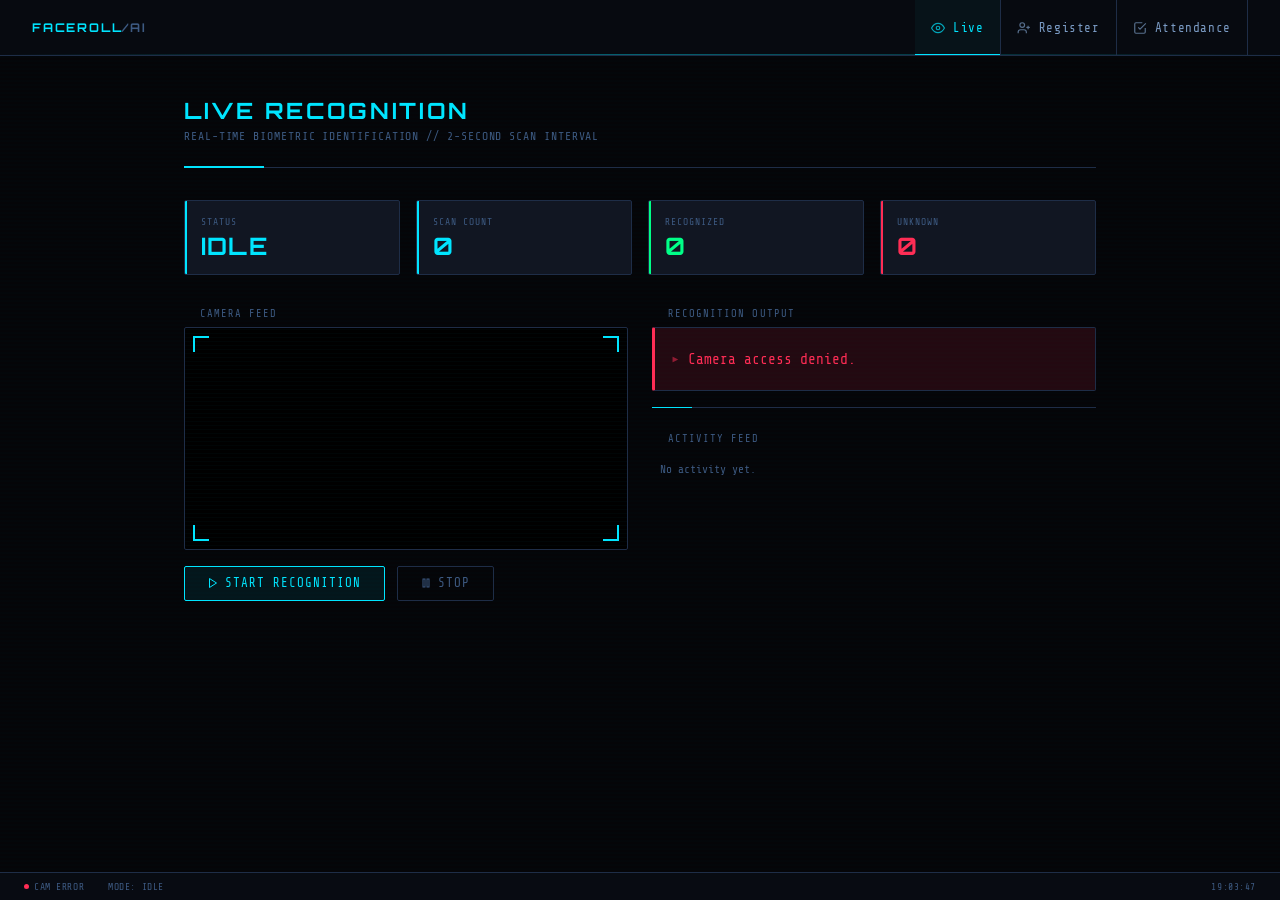
<file: static/index.html>
<!DOCTYPE html>
<html lang="en">
<head>
  <meta charset="UTF-8">
  <meta name="viewport" content="width=device-width, initial-scale=1.0">
  <title>FaceRoll AI — Live Recognition</title>
  <link rel="stylesheet" href="/static/style.css">
</head>
<body>
  <nav>
    <a href="/" class="nav-logo">FACEROLL<span>/AI</span></a>
    <a href="/live" class="active">
      <svg class="nav-icon" viewBox="0 0 24 24" fill="none" stroke="currentColor" stroke-width="2"><circle cx="12" cy="12" r="3"/><path d="M1 12s4-8 11-8 11 8 11 8-4 8-11 8-11-8-11-8z"/></svg>
      Live
    </a>
    <a href="/register">
      <svg class="nav-icon" viewBox="0 0 24 24" fill="none" stroke="currentColor" stroke-width="2"><path d="M16 21v-2a4 4 0 0 0-4-4H6a4 4 0 0 0-4 4v2"/><circle cx="9" cy="7" r="4"/><line x1="19" y1="8" x2="19" y2="14"/><line x1="22" y1="11" x2="16" y2="11"/></svg>
      Register
    </a>
    <a href="/attendance">
      <svg class="nav-icon" viewBox="0 0 24 24" fill="none" stroke="currentColor" stroke-width="2"><path d="M9 11l3 3L22 4"/><path d="M21 12v7a2 2 0 0 1-2 2H5a2 2 0 0 1-2-2V5a2 2 0 0 1 2-2h11"/></svg>
      Attendance
    </a>
  </nav>

  <div class="container" style="padding-bottom: 3.5rem;">
    <div class="page-header">
      <h1>Live Recognition</h1>
      <p>Real-time biometric identification // 2-second scan interval</p>
    </div>

    <div class="stat-row">
      <div class="stat-card" id="statCard">
        <div class="stat-label">Status</div>
        <div class="stat-value" id="statStatus">IDLE</div>
      </div>
      <div class="stat-card">
        <div class="stat-label">Scan Count</div>
        <div class="stat-value" id="statCount">0</div>
      </div>
      <div class="stat-card green">
        <div class="stat-label">Recognized</div>
        <div class="stat-value" id="statRecognized">0</div>
      </div>
      <div class="stat-card red">
        <div class="stat-label">Unknown</div>
        <div class="stat-value" id="statUnknown">0</div>
      </div>
    </div>

    <div class="grid-2">
      <div>
        <div class="panel-label">Camera Feed</div>
        <div class="video-wrap" style="margin-top: 0.4rem;">
          <div class="video-corner tl"></div>
          <div class="video-corner tr"></div>
          <div class="video-corner bl"></div>
          <div class="video-corner br"></div>
          <div class="scan-overlay" id="scanOverlay"></div>
          <video id="video" autoplay playsinline muted></video>
        </div>

        <div class="btn-group">
          <button id="startBtn" class="btn-primary">
            <svg width="12" height="12" viewBox="0 0 24 24" fill="none" stroke="currentColor" stroke-width="2"><polygon points="5 3 19 12 5 21 5 3"/></svg>
            Start Recognition
          </button>
          <button id="stopBtn" class="btn-danger" disabled>
            <svg width="12" height="12" viewBox="0 0 24 24" fill="none" stroke="currentColor" stroke-width="2"><rect x="6" y="4" width="4" height="16"/><rect x="14" y="4" width="4" height="16"/></svg>
            Stop
          </button>
        </div>
      </div>

      <div>
        <div class="panel-label">Recognition Output</div>
        <div class="status-box" id="status" style="margin-top: 0.4rem; min-height: 4rem; font-size: 0.9rem;">
          Awaiting camera initialization...
        </div>

        <div class="divider" style="margin: 1rem 0;"></div>

        <div class="panel-label" style="margin-bottom: 0.6rem;">Activity Feed</div>
        <div id="logFeed" style="display: flex; flex-direction: column; gap: 0.4rem; max-height: 280px; overflow-y: auto;">
          <div style="font-family: var(--font-mono); font-size: 0.7rem; color: var(--text3); padding: 0.5rem;">
            No activity yet.
          </div>
        </div>
      </div>
    </div>
  </div>

  <div class="sys-bar">
    <div class="sys-item"><div class="sys-dot" id="camDot" style="background: var(--amber);"></div>CAM INIT</div>
    <div class="sys-item" id="sysMode">MODE: IDLE</div>
    <div class="sys-item sys-time" id="sysTime">--:--:--</div>
  </div>

  <script>
    const video = document.getElementById('video');
    const statusBox = document.getElementById('status');
    const startBtn = document.getElementById('startBtn');
    const stopBtn = document.getElementById('stopBtn');
    const logFeed = document.getElementById('logFeed');

    let intervalId = null;
    let scanCount = 0, recCount = 0, unkCount = 0;
    const canvas = document.createElement('canvas');

    function tick() {
      document.getElementById('sysTime').textContent = new Date().toLocaleTimeString('en-GB', { hour12: false });
    }
    tick();
    setInterval(tick, 1000);

    function addLog(msg, type) {
      const ts = new Date().toLocaleTimeString('en-GB', { hour12: false });
      const colors = { recognized: 'var(--green)', unknown: 'var(--red)', info: 'var(--cyan2)', warn: 'var(--amber)' };
      const div = document.createElement('div');
      div.style.cssText = `font-family: var(--font-mono); font-size: 0.7rem; color: ${colors[type] || 'var(--text2)'}; padding: 0.35rem 0.5rem; border-left: 2px solid ${colors[type] || 'var(--border)'}; background: rgba(0,0,0,0.2);`;
      div.textContent = `[${ts}] ${msg}`;
      if (logFeed.children[0]?.textContent === 'No activity yet.') logFeed.innerHTML = '';
      logFeed.insertBefore(div, logFeed.firstChild);
      if (logFeed.children.length > 20) logFeed.removeChild(logFeed.lastChild);
    }

    navigator.mediaDevices.getUserMedia({ video: true })
      .then(stream => {
        video.srcObject = stream;
        statusBox.textContent = 'Camera ready. Press Start Recognition.';
        document.getElementById('camDot').style.background = 'var(--green)';
        document.getElementById('camDot').style.animation = 'none';
        document.getElementById('camDot').nextSibling.textContent = 'CAM ONLINE';
        addLog('Camera stream initialized', 'info');
      })
      .catch(() => {
        statusBox.textContent = 'Camera access denied.';
        statusBox.className = 'status-box status-unknown';
        document.getElementById('camDot').style.background = 'var(--red)';
        document.getElementById('camDot').nextSibling.textContent = 'CAM ERROR';
      });

    function captureFrame() {
      canvas.width = video.videoWidth;
      canvas.height = video.videoHeight;
      canvas.getContext('2d').drawImage(video, 0, 0);
      return canvas.toDataURL('image/jpeg', 0.8);
    }

    async function sendFrame() {
      scanCount++;
      document.getElementById('statCount').textContent = scanCount;
      const image = captureFrame();
      try {
        const res = await fetch('/api/recognize', {
          method: 'POST',
          headers: { 'Content-Type': 'application/json' },
          body: JSON.stringify({ image })
        });
        const data = await res.json();
        statusBox.textContent = data.message;
        statusBox.className = `status-box status-${data.status}`;

        if (data.status === 'recognized') {
          recCount++;
          document.getElementById('statRecognized').textContent = recCount;
          addLog(data.message, 'recognized');
        } else if (data.status === 'unknown') {
          unkCount++;
          document.getElementById('statUnknown').textContent = unkCount;
          addLog(data.message, 'unknown');
        }
      } catch (e) {
        statusBox.textContent = 'Server error — retrying...';
        addLog('Server error', 'warn');
      }
    }

    startBtn.onclick = () => {
      intervalId = setInterval(sendFrame, 2000);
      startBtn.disabled = true;
      stopBtn.disabled = false;
      statusBox.textContent = 'Scanning...';
      statusBox.className = 'status-box';
      document.getElementById('sysMode').textContent = 'MODE: ACTIVE';
      addLog('Recognition started', 'info');
    };

    stopBtn.onclick = () => {
      clearInterval(intervalId);
      startBtn.disabled = false;
      stopBtn.disabled = true;
      statusBox.textContent = 'Recognition stopped.';
      statusBox.className = 'status-box';
      document.getElementById('sysMode').textContent = 'MODE: IDLE';
      addLog('Recognition stopped', 'warn');
    };
  </script>
</body>
</html>
</file>
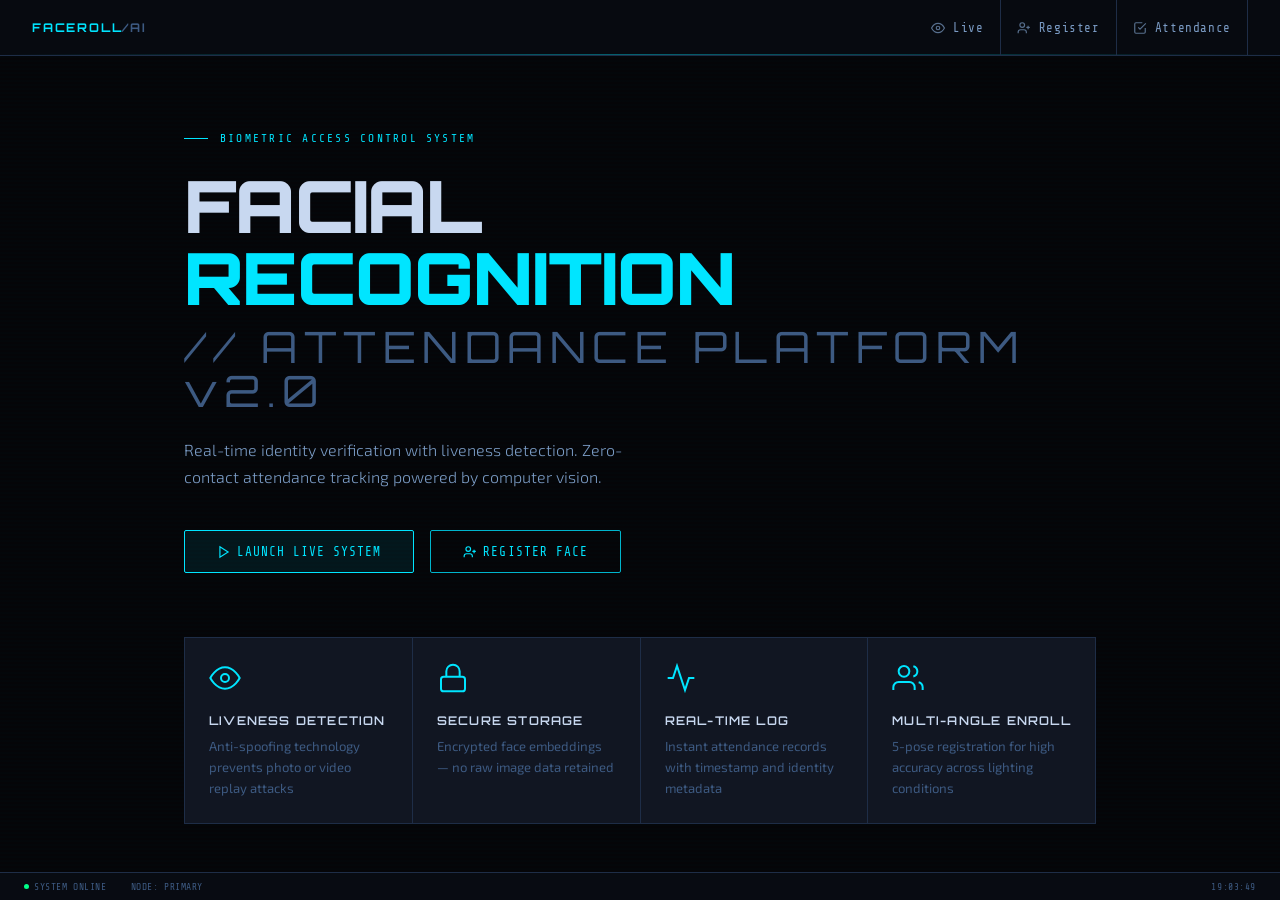
<file: static/landing.html>
<!DOCTYPE html>
<html lang="en">
<head>
  <meta charset="UTF-8">
  <meta name="viewport" content="width=device-width, initial-scale=1.0">
  <title>FaceRoll AI — Biometric Attendance System</title>
  <link rel="stylesheet" href="/static/style.css">
</head>
<body>
  <nav>
    <a href="/" class="nav-logo">FACEROLL<span>/AI</span></a>
    <a href="/live">
      <svg class="nav-icon" viewBox="0 0 24 24" fill="none" stroke="currentColor" stroke-width="2"><circle cx="12" cy="12" r="3"/><path d="M1 12s4-8 11-8 11 8 11 8-4 8-11 8-11-8-11-8z"/></svg>
      Live
    </a>
    <a href="/register">
      <svg class="nav-icon" viewBox="0 0 24 24" fill="none" stroke="currentColor" stroke-width="2"><path d="M16 21v-2a4 4 0 0 0-4-4H6a4 4 0 0 0-4 4v2"/><circle cx="9" cy="7" r="4"/><line x1="19" y1="8" x2="19" y2="14"/><line x1="22" y1="11" x2="16" y2="11"/></svg>
      Register
    </a>
    <a href="/attendance">
      <svg class="nav-icon" viewBox="0 0 24 24" fill="none" stroke="currentColor" stroke-width="2"><path d="M9 11l3 3L22 4"/><path d="M21 12v7a2 2 0 0 1-2 2H5a2 2 0 0 1-2-2V5a2 2 0 0 1 2-2h11"/></svg>
      Attendance
    </a>
  </nav>

  <div class="hero">
    <div class="hero-eyebrow">Biometric Access Control System</div>
    <h1 class="hero-title">
      <span class="line1">FACIAL</span>
      <span class="line2">RECOGNITION</span>
      <span class="line3">// ATTENDANCE PLATFORM v2.0</span>
    </h1>
    <p class="hero-desc">
      Real-time identity verification with liveness detection. 
      Zero-contact attendance tracking powered by computer vision.
    </p>
    <div class="hero-cta">
      <a href="/live"><button class="btn-primary btn-cta">
        <svg width="14" height="14" viewBox="0 0 24 24" fill="none" stroke="currentColor" stroke-width="2"><polygon points="5 3 19 12 5 21 5 3"/></svg>
        Launch Live System
      </button></a>
      <a href="/register"><button class="btn-cta">
        <svg width="14" height="14" viewBox="0 0 24 24" fill="none" stroke="currentColor" stroke-width="2"><path d="M16 21v-2a4 4 0 0 0-4-4H6a4 4 0 0 0-4 4v2"/><circle cx="9" cy="7" r="4"/><line x1="19" y1="8" x2="19" y2="14"/><line x1="22" y1="11" x2="16" y2="11"/></svg>
        Register Face
      </button></a>
    </div>

    <div class="features-grid">
      <div class="feature-card">
        <svg class="feature-icon" viewBox="0 0 24 24" fill="none" stroke="currentColor" stroke-width="1.5">
          <path d="M1 12s4-8 11-8 11 8 11 8-4 8-11 8-11-8-11-8z"/>
          <circle cx="12" cy="12" r="3"/>
        </svg>
        <div class="feature-title">Liveness Detection</div>
        <div class="feature-desc">Anti-spoofing technology prevents photo or video replay attacks</div>
      </div>
      <div class="feature-card">
        <svg class="feature-icon" viewBox="0 0 24 24" fill="none" stroke="currentColor" stroke-width="1.5">
          <rect x="3" y="11" width="18" height="11" rx="2" ry="2"/>
          <path d="M7 11V7a5 5 0 0 1 10 0v4"/>
        </svg>
        <div class="feature-title">Secure Storage</div>
        <div class="feature-desc">Encrypted face embeddings — no raw image data retained</div>
      </div>
      <div class="feature-card">
        <svg class="feature-icon" viewBox="0 0 24 24" fill="none" stroke="currentColor" stroke-width="1.5">
          <polyline points="22 12 18 12 15 21 9 3 6 12 2 12"/>
        </svg>
        <div class="feature-title">Real-time Log</div>
        <div class="feature-desc">Instant attendance records with timestamp and identity metadata</div>
      </div>
      <div class="feature-card">
        <svg class="feature-icon" viewBox="0 0 24 24" fill="none" stroke="currentColor" stroke-width="1.5">
          <path d="M17 21v-2a4 4 0 0 0-4-4H5a4 4 0 0 0-4 4v2"/>
          <circle cx="9" cy="7" r="4"/>
          <path d="M23 21v-2a4 4 0 0 0-3-3.87"/>
          <path d="M16 3.13a4 4 0 0 1 0 7.75"/>
        </svg>
        <div class="feature-title">Multi-angle Enroll</div>
        <div class="feature-desc">5-pose registration for high accuracy across lighting conditions</div>
      </div>
    </div>
  </div>

  <div class="sys-bar">
    <div class="sys-item"><div class="sys-dot"></div>SYSTEM ONLINE</div>
    <div class="sys-item">NODE: PRIMARY</div>
    <div class="sys-item sys-time" id="sysTime">--:--:--</div>
  </div>

  <script>
    function tick() {
      document.getElementById('sysTime').textContent = new Date().toLocaleTimeString('en-GB', { hour12: false });
    }
    tick();
    setInterval(tick, 1000);
  </script>
</body>
</html>
</file>
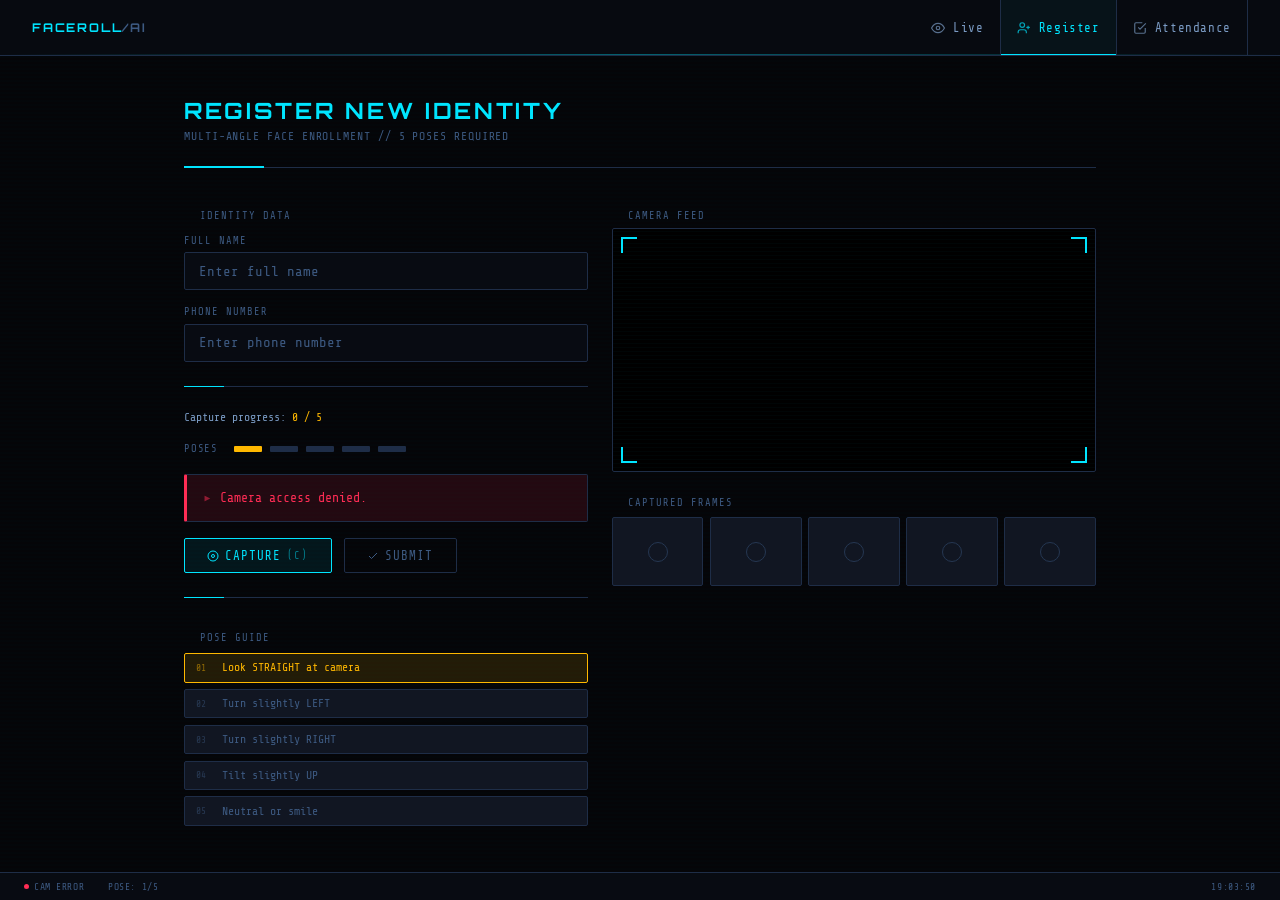
<file: static/register.html>
<!DOCTYPE html>
<html lang="en">
<head>
  <meta charset="UTF-8">
  <meta name="viewport" content="width=device-width, initial-scale=1.0">
  <title>FaceRoll AI — Register</title>
  <link rel="stylesheet" href="/static/style.css">
</head>
<body>
  <nav>
    <a href="/" class="nav-logo">FACEROLL<span>/AI</span></a>
    <a href="/live">
      <svg class="nav-icon" viewBox="0 0 24 24" fill="none" stroke="currentColor" stroke-width="2"><circle cx="12" cy="12" r="3"/><path d="M1 12s4-8 11-8 11 8 11 8-4 8-11 8-11-8-11-8z"/></svg>
      Live
    </a>
    <a href="/register" class="active">
      <svg class="nav-icon" viewBox="0 0 24 24" fill="none" stroke="currentColor" stroke-width="2"><path d="M16 21v-2a4 4 0 0 0-4-4H6a4 4 0 0 0-4 4v2"/><circle cx="9" cy="7" r="4"/><line x1="19" y1="8" x2="19" y2="14"/><line x1="22" y1="11" x2="16" y2="11"/></svg>
      Register
    </a>
    <a href="/attendance">
      <svg class="nav-icon" viewBox="0 0 24 24" fill="none" stroke="currentColor" stroke-width="2"><path d="M9 11l3 3L22 4"/><path d="M21 12v7a2 2 0 0 1-2 2H5a2 2 0 0 1-2-2V5a2 2 0 0 1 2-2h11"/></svg>
      Attendance
    </a>
  </nav>

  <div class="container" style="padding-bottom: 3.5rem;">
    <div class="page-header">
      <h1>Register New Identity</h1>
      <p>Multi-angle face enrollment // 5 poses required</p>
    </div>

    <div class="register-grid">
      <!-- LEFT: Form + Progress -->
      <div>
        <div class="panel-label" style="margin-bottom: 0.8rem;">Identity Data</div>

        <div class="field-group">
          <label class="field-label" for="nameInput">Full Name</label>
          <input type="text" id="nameInput" placeholder="Enter full name">
        </div>

        <div class="field-group">
          <label class="field-label" for="phoneInput">Phone Number</label>
          <input type="text" id="phoneInput" placeholder="Enter phone number">
        </div>

        <div class="divider"></div>

        <div class="step-indicator">
          <div class="step-text">Capture progress: <span id="stepText">0 / 5</span></div>
          <div class="progress">
            <span class="progress-label">Poses</span>
            <div class="dot active" id="dot0"></div>
            <div class="dot" id="dot1"></div>
            <div class="dot" id="dot2"></div>
            <div class="dot" id="dot3"></div>
            <div class="dot" id="dot4"></div>
          </div>
        </div>

        <div class="status-box" id="status">
          Enter identity details, then capture 5 poses.
        </div>

        <div class="btn-group">
          <button id="captureBtn" class="btn-primary">
            <svg width="12" height="12" viewBox="0 0 24 24" fill="none" stroke="currentColor" stroke-width="2"><circle cx="12" cy="12" r="10"/><circle cx="12" cy="12" r="3"/></svg>
            Capture <span style="opacity:0.5; font-size:0.65rem;">(C)</span>
          </button>
          <button id="submitBtn" class="btn-success" disabled>
            <svg width="12" height="12" viewBox="0 0 24 24" fill="none" stroke="currentColor" stroke-width="2"><polyline points="20 6 9 17 4 12"/></svg>
            Submit
          </button>
        </div>

        <div class="divider"></div>

        <!-- Pose guide -->
        <div class="panel-label" style="margin-bottom: 0.6rem;">Pose Guide</div>
        <div style="display: flex; flex-direction: column; gap: 0.4rem;" id="poseList">
        </div>
      </div>

      <!-- RIGHT: Camera -->
      <div>
        <div class="panel-label">Camera Feed</div>
        <div class="video-wrap" style="margin-top: 0.4rem;">
          <div class="video-corner tl"></div>
          <div class="video-corner tr"></div>
          <div class="video-corner bl"></div>
          <div class="video-corner br"></div>
          <div class="scan-overlay" id="scanOverlay" style="display:none;"></div>
          <video id="video" autoplay playsinline muted></video>
        </div>

        <!-- Thumbnail strip -->
        <div class="panel-label" style="margin-top: 1rem; margin-bottom: 0.5rem;">Captured Frames</div>
        <div id="thumbStrip" style="display: grid; grid-template-columns: repeat(5, 1fr); gap: 0.4rem;">
          <div class="thumb-slot" id="thumb0"></div>
          <div class="thumb-slot" id="thumb1"></div>
          <div class="thumb-slot" id="thumb2"></div>
          <div class="thumb-slot" id="thumb3"></div>
          <div class="thumb-slot" id="thumb4"></div>
        </div>
      </div>
    </div>
  </div>

  <div class="sys-bar">
    <div class="sys-item"><div class="sys-dot" style="background: var(--amber);"></div><span id="camLabel">CAM INIT</span></div>
    <div class="sys-item" id="poseStatus">POSE: —</div>
    <div class="sys-item sys-time" id="sysTime">--:--:--</div>
  </div>

  <style>
    .thumb-slot {
      aspect-ratio: 4/3;
      background: var(--panel);
      border: 1px solid var(--border);
      border-radius: 2px;
      overflow: hidden;
      display: flex;
      align-items: center;
      justify-content: center;
    }
    .thumb-slot img { width: 100%; height: 100%; object-fit: cover; }
    .thumb-slot.empty::after {
      content: '';
      display: block;
      width: 20px; height: 20px;
      border-radius: 50%;
      border: 1px solid var(--border2);
    }
    .thumb-slot.done { border-color: var(--cyan2); }

    .pose-item {
      display: flex;
      align-items: center;
      gap: 0.6rem;
      padding: 0.45rem 0.7rem;
      background: var(--panel);
      border: 1px solid var(--border);
      border-radius: 2px;
      font-family: var(--font-mono);
      font-size: 0.72rem;
      color: var(--text3);
      transition: all 0.2s;
    }
    .pose-item.active { border-color: var(--amber); color: var(--amber); background: var(--amber-dim); }
    .pose-item.done { border-color: var(--border); color: var(--text3); }
    .pose-item.done .pose-check { color: var(--cyan2); }
    .pose-num { font-size: 0.6rem; opacity: 0.5; min-width: 16px; }
    .pose-check { margin-left: auto; font-size: 0.7rem; }
  </style>

  <script>
    const video = document.getElementById('video');
    const statusBox = document.getElementById('status');
    const captureBtn = document.getElementById('captureBtn');
    const submitBtn = document.getElementById('submitBtn');

    const instructions = [
      'Look STRAIGHT at camera',
      'Turn slightly LEFT',
      'Turn slightly RIGHT',
      'Tilt slightly UP',
      'Neutral or smile'
    ];

    const canvas = document.createElement('canvas');
    let captured = [];
    let step = 0;

    function tick() {
      document.getElementById('sysTime').textContent = new Date().toLocaleTimeString('en-GB', { hour12: false });
    }
    tick();
    setInterval(tick, 1000);

    // Build pose list
    const poseList = document.getElementById('poseList');
    instructions.forEach((inst, i) => {
      const div = document.createElement('div');
      div.className = 'pose-item' + (i === 0 ? ' active' : '');
      div.id = `pose${i}`;
      div.innerHTML = `<span class="pose-num">0${i+1}</span>${inst}<span class="pose-check" id="check${i}"></span>`;
      poseList.appendChild(div);
    });

    // Empty thumb slots
    for (let i = 0; i < 5; i++) {
      document.getElementById(`thumb${i}`).classList.add('empty');
    }

    navigator.mediaDevices.getUserMedia({ video: true })
      .then(stream => {
        video.srcObject = stream;
        document.querySelector('.sys-dot').style.background = 'var(--green)';
        document.getElementById('camLabel').textContent = 'CAM ONLINE';
      })
      .catch(() => {
        statusBox.textContent = 'Camera access denied.';
        statusBox.className = 'status-box status-unknown';
        document.querySelector('.sys-dot').style.background = 'var(--red)';
        document.getElementById('camLabel').textContent = 'CAM ERROR';
      });

    function updateUI() {
      document.getElementById('stepText').textContent = `${step} / 5`;
      for (let i = 0; i < 5; i++) {
        const dot = document.getElementById(`dot${i}`);
        dot.className = 'dot' + (i < step ? ' done' : i === step ? ' active' : '');
        const poseEl = document.getElementById(`pose${i}`);
        if (poseEl) {
          poseEl.className = 'pose-item' + (i < step ? ' done' : i === step && step < 5 ? ' active' : '');
          document.getElementById(`check${i}`).textContent = i < step ? '✓' : '';
        }
      }
      if (step < 5) {
        statusBox.textContent = `Pose ${step + 1}/5: ${instructions[step]}`;
        statusBox.className = 'status-box';
        document.getElementById('poseStatus').textContent = `POSE: ${step + 1}/5`;
      } else {
        statusBox.textContent = 'All 5 poses captured. Submit to register.';
        statusBox.className = 'status-box status-recognized';
        captureBtn.disabled = true;
        submitBtn.disabled = false;
        document.getElementById('poseStatus').textContent = 'POSE: COMPLETE';
      }
    }

    function captureFrame() {
      canvas.width = video.videoWidth;
      canvas.height = video.videoHeight;
      canvas.getContext('2d').drawImage(video, 0, 0);
      return canvas.toDataURL('image/jpeg', 0.8);
    }

    captureBtn.onclick = () => {
      if (step >= 5) return;
      const dataUrl = captureFrame();
      captured.push(dataUrl);

      // Thumbnail
      const slot = document.getElementById(`thumb${step}`);
      slot.classList.remove('empty');
      slot.classList.add('done');
      const img = document.createElement('img');
      img.src = dataUrl;
      slot.innerHTML = '';
      slot.appendChild(img);

      step++;
      updateUI();
    };

    document.addEventListener('keydown', e => {
      if ((e.key === 'c' || e.key === 'C') && !captureBtn.disabled) captureBtn.click();
    });

    submitBtn.onclick = async () => {
      const name = document.getElementById('nameInput').value.trim();
      const phone = document.getElementById('phoneInput').value.trim();
      if (!name || !phone) {
        statusBox.textContent = 'Name and phone number required.';
        statusBox.className = 'status-box status-unknown';
        return;
      }
      submitBtn.disabled = true;
      statusBox.textContent = 'Uploading biometric data...';
      statusBox.className = 'status-box';
      try {
        const res = await fetch('/api/register', {
          method: 'POST',
          headers: { 'Content-Type': 'application/json' },
          body: JSON.stringify({ name, phone, images: captured })
        });
        const data = await res.json();
        if (res.ok) {
          statusBox.textContent = `Identity registered: ${data.message}`;
          statusBox.className = 'status-box status-recognized';
        } else {
          statusBox.textContent = `Registration failed: ${data.detail}`;
          statusBox.className = 'status-box status-unknown';
          submitBtn.disabled = false;
        }
      } catch (e) {
        statusBox.textContent = 'Server error. Try again.';
        statusBox.className = 'status-box status-unknown';
        submitBtn.disabled = false;
      }
    };

    updateUI();
  </script>
</body>
</html>
</file>
<file: static/style.css>
@import url('https://fonts.googleapis.com/css2?family=Share+Tech+Mono&family=Orbitron:wght@400;600;700;900&family=Exo+2:wght@300;400;600&display=swap');

:root {
  --void: #050508;
  --deep: #080b12;
  --surface: #0d1117;
  --panel: #111622;
  --panel2: #161d2e;
  --border: #1e2d47;
  --border2: #253752;
  --cyan: #00e5ff;
  --cyan2: #00b4cc;
  --cyan-dim: rgba(0,229,255,0.12);
  --cyan-glow: rgba(0,229,255,0.04);
  --red: #ff2d55;
  --red2: #cc2244;
  --red-dim: rgba(255,45,85,0.12);
  --green: #00ff88;
  --green2: #00cc6a;
  --green-dim: rgba(0,255,136,0.10);
  --amber: #ffb800;
  --amber-dim: rgba(255,184,0,0.12);
  --text: #c8d8f0;
  --text2: #7a9bc4;
  --text3: #3d5a82;
  --font-display: 'Orbitron', monospace;
  --font-mono: 'Share Tech Mono', monospace;
  --font-body: 'Exo 2', sans-serif;
}

*, *::before, *::after { box-sizing: border-box; margin: 0; padding: 0; }

html { scroll-behavior: smooth; }

body {
  font-family: var(--font-body);
  background: var(--void);
  color: var(--text);
  min-height: 100vh;
  overflow-x: hidden;
}

body::before {
  content: '';
  position: fixed;
  inset: 0;
  background:
    repeating-linear-gradient(0deg, transparent, transparent 2px, rgba(0,229,255,0.012) 2px, rgba(0,229,255,0.012) 4px);
  pointer-events: none;
  z-index: 0;
}

/* ── NAV ── */
nav {
  position: sticky;
  top: 0;
  z-index: 100;
  display: flex;
  align-items: center;
  gap: 0;
  padding: 0 2rem;
  background: rgba(8,11,18,0.92);
  backdrop-filter: blur(12px);
  border-bottom: 1px solid var(--border);
  height: 56px;
  overflow: hidden;
}

nav::before {
  content: '';
  position: absolute;
  bottom: 0; left: 0; right: 0;
  height: 1px;
  background: linear-gradient(90deg, transparent, var(--cyan), transparent);
  opacity: 0.4;
}

.nav-logo {
  font-family: var(--font-display);
  font-size: 0.75rem;
  font-weight: 700;
  color: var(--cyan);
  letter-spacing: 0.15em;
  text-transform: uppercase;
  margin-right: auto;
  text-decoration: none;
}

.nav-logo span { color: var(--text3); }

nav a:not(.nav-logo) {
  display: flex;
  align-items: center;
  gap: 8px;
  color: var(--text2);
  text-decoration: none;
  font-family: var(--font-mono);
  font-size: 0.78rem;
  letter-spacing: 0.05em;
  padding: 0 1rem;
  height: 56px;
  border-right: 1px solid var(--border);
  transition: all 0.2s;
  position: relative;
}

nav a:not(.nav-logo):first-of-type { border-left: 1px solid var(--border); }

nav a:not(.nav-logo):hover { color: var(--cyan); background: var(--cyan-dim); }

nav a:not(.nav-logo).active {
  color: var(--cyan);
  background: var(--cyan-glow);
}

nav a:not(.nav-logo).active::after {
  content: '';
  position: absolute;
  bottom: 0; left: 0; right: 0;
  height: 2px;
  background: var(--cyan);
}

.nav-icon {
  width: 14px; height: 14px;
  opacity: 0.7;
}

/* ── LAYOUT ── */
.container {
  max-width: 960px;
  margin: 0 auto;
  padding: 2.5rem 1.5rem;
  position: relative;
  z-index: 1;
}

/* ── PAGE HEADER ── */
.page-header {
  margin-bottom: 2rem;
  padding-bottom: 1.5rem;
  border-bottom: 1px solid var(--border);
  position: relative;
}

.page-header::after {
  content: '';
  position: absolute;
  bottom: -1px; left: 0;
  width: 80px; height: 2px;
  background: var(--cyan);
}

.page-header h1 {
  font-family: var(--font-display);
  font-size: 1.4rem;
  font-weight: 700;
  color: var(--cyan);
  letter-spacing: 0.12em;
  text-transform: uppercase;
}

.page-header p {
  font-family: var(--font-mono);
  font-size: 0.72rem;
  color: var(--text3);
  margin-top: 0.4rem;
  letter-spacing: 0.08em;
  text-transform: uppercase;
}

/* ── PANEL ── */
.panel {
  background: var(--panel);
  border: 1px solid var(--border);
  border-radius: 2px;
  position: relative;
  overflow: hidden;
}

.panel::before {
  content: '';
  position: absolute;
  top: 0; left: 0; right: 0;
  height: 1px;
  background: linear-gradient(90deg, var(--cyan), transparent 60%);
  opacity: 0.5;
}

.panel-label {
  font-family: var(--font-mono);
  font-size: 0.65rem;
  color: var(--text3);
  letter-spacing: 0.1em;
  text-transform: uppercase;
  padding: 0.6rem 1rem 0;
}

/* ── VIDEO ── */
.video-wrap {
  position: relative;
  border-radius: 2px;
  overflow: hidden;
  background: #000;
  border: 1px solid var(--border);
}

.video-wrap::after {
  content: '';
  position: absolute;
  inset: 0;
  background: repeating-linear-gradient(0deg, transparent, transparent 3px, rgba(0,229,255,0.025) 3px, rgba(0,229,255,0.025) 4px);
  pointer-events: none;
}

.video-corner {
  position: absolute;
  width: 16px; height: 16px;
  z-index: 2;
}
.video-corner.tl { top: 8px; left: 8px; border-top: 2px solid var(--cyan); border-left: 2px solid var(--cyan); }
.video-corner.tr { top: 8px; right: 8px; border-top: 2px solid var(--cyan); border-right: 2px solid var(--cyan); }
.video-corner.bl { bottom: 8px; left: 8px; border-bottom: 2px solid var(--cyan); border-left: 2px solid var(--cyan); }
.video-corner.br { bottom: 8px; right: 8px; border-bottom: 2px solid var(--cyan); border-right: 2px solid var(--cyan); }

video {
  display: block;
  width: 100%;
  border-radius: 2px;
}

/* ── STATUS BOX ── */
.status-box {
  margin-top: 1rem;
  padding: 0.9rem 1.1rem;
  background: var(--panel2);
  border: 1px solid var(--border);
  border-left: 3px solid var(--border2);
  border-radius: 2px;
  font-family: var(--font-mono);
  font-size: 0.82rem;
  color: var(--text2);
  min-height: 3rem;
  display: flex;
  align-items: center;
  gap: 0.6rem;
  transition: border-color 0.3s, color 0.3s;
}

.status-box::before {
  content: '▶';
  font-size: 0.6rem;
  opacity: 0.5;
}

.status-box.status-recognized,
.status-box.status-live {
  border-left-color: var(--green);
  color: var(--green);
  background: rgba(0,255,136,0.04);
}

.status-box.status-unknown {
  border-left-color: var(--red);
  color: var(--red);
  background: var(--red-dim);
}

.status-box.status-not_live {
  border-left-color: var(--amber);
  color: var(--amber);
  background: var(--amber-dim);
}

/* ── BUTTONS ── */
.btn-group {
  display: flex;
  gap: 0.75rem;
  margin-top: 1rem;
  flex-wrap: wrap;
}

button {
  display: inline-flex;
  align-items: center;
  gap: 6px;
  padding: 0.6rem 1.4rem;
  background: transparent;
  color: var(--cyan);
  border: 1px solid var(--cyan2);
  border-radius: 2px;
  cursor: pointer;
  font-family: var(--font-mono);
  font-size: 0.78rem;
  font-weight: 400;
  letter-spacing: 0.08em;
  text-transform: uppercase;
  transition: all 0.18s;
  position: relative;
  overflow: hidden;
}

button::before {
  content: '';
  position: absolute;
  inset: 0;
  background: var(--cyan);
  opacity: 0;
  transition: opacity 0.18s;
}

button:hover::before { opacity: 0.08; }
button:hover { border-color: var(--cyan); }
button:active { transform: scale(0.98); }

button.btn-primary {
  background: rgba(0,229,255,0.08);
  border-color: var(--cyan);
}

button.btn-danger {
  color: var(--red);
  border-color: var(--red2);
}
button.btn-danger::before { background: var(--red); }

button.btn-success {
  color: var(--green);
  border-color: var(--green2);
}
button.btn-success::before { background: var(--green); }

button:disabled {
  color: var(--text3);
  border-color: var(--border);
  cursor: not-allowed;
}
button:disabled::before { display: none; }

/* ── INPUTS ── */
.field-group { margin-bottom: 1rem; }

.field-label {
  display: block;
  font-family: var(--font-mono);
  font-size: 0.65rem;
  color: var(--text3);
  letter-spacing: 0.1em;
  text-transform: uppercase;
  margin-bottom: 0.35rem;
}

input[type="text"] {
  width: 100%;
  padding: 0.65rem 0.9rem;
  background: var(--deep);
  border: 1px solid var(--border);
  border-radius: 2px;
  color: var(--text);
  font-family: var(--font-mono);
  font-size: 0.88rem;
  transition: border-color 0.2s;
  outline: none;
}

input[type="text"]:focus {
  border-color: var(--cyan2);
  background: var(--surface);
}

input[type="text"]::placeholder { color: var(--text3); }

/* ── PROGRESS DOTS ── */
.progress {
  display: flex;
  gap: 0.5rem;
  align-items: center;
  margin: 1.2rem 0;
}

.progress-label {
  font-family: var(--font-mono);
  font-size: 0.65rem;
  color: var(--text3);
  letter-spacing: 0.08em;
  text-transform: uppercase;
  margin-right: 0.5rem;
}

.dot {
  width: 28px; height: 6px;
  background: var(--border);
  border-radius: 1px;
  transition: all 0.3s;
}

.dot.done { background: var(--cyan2); }
.dot.active { background: var(--amber); animation: pulse-dot 1s ease-in-out infinite; }

@keyframes pulse-dot {
  0%, 100% { opacity: 1; }
  50% { opacity: 0.4; }
}

/* ── TABLE ── */
.table-wrap {
  overflow-x: auto;
  border: 1px solid var(--border);
  border-radius: 2px;
}

table {
  width: 100%;
  border-collapse: collapse;
}

thead tr {
  background: var(--panel2);
  border-bottom: 1px solid var(--border2);
}

th {
  padding: 0.75rem 1rem;
  text-align: left;
  font-family: var(--font-mono);
  font-size: 0.65rem;
  color: var(--cyan);
  letter-spacing: 0.12em;
  text-transform: uppercase;
  font-weight: 400;
}

td {
  padding: 0.7rem 1rem;
  border-bottom: 1px solid var(--border);
  font-family: var(--font-mono);
  font-size: 0.82rem;
  color: var(--text2);
  transition: background 0.15s;
}

tbody tr:last-child td { border-bottom: none; }
tbody tr:hover td { background: var(--cyan-dim); color: var(--text); }

.td-name { color: var(--text); font-weight: 400; }
.td-date { color: var(--text3); }
.td-time { color: var(--cyan2); }

/* ── TABLE TOOLBAR ── */
.table-toolbar {
  display: flex;
  align-items: center;
  gap: 1rem;
  margin-bottom: 1rem;
  flex-wrap: wrap;
}

.record-count {
  font-family: var(--font-mono);
  font-size: 0.7rem;
  color: var(--text3);
  margin-left: auto;
  letter-spacing: 0.05em;
}

/* ── GRID ── */
.grid-2 {
  display: grid;
  grid-template-columns: 1fr 1fr;
  gap: 1.5rem;
}

@media (max-width: 680px) {
  .grid-2 { grid-template-columns: 1fr; }
}

/* ── STAT CARDS ── */
.stat-row {
  display: grid;
  grid-template-columns: repeat(auto-fit, minmax(140px, 1fr));
  gap: 1rem;
  margin-bottom: 1.5rem;
}

.stat-card {
  background: var(--panel);
  border: 1px solid var(--border);
  border-radius: 2px;
  padding: 1rem;
  position: relative;
  overflow: hidden;
}

.stat-card::before {
  content: '';
  position: absolute;
  top: 0; left: 0;
  width: 2px; height: 100%;
  background: var(--cyan);
}

.stat-label {
  font-family: var(--font-mono);
  font-size: 0.6rem;
  color: var(--text3);
  text-transform: uppercase;
  letter-spacing: 0.1em;
  margin-bottom: 0.4rem;
}

.stat-value {
  font-family: var(--font-display);
  font-size: 1.5rem;
  font-weight: 700;
  color: var(--cyan);
  letter-spacing: 0.05em;
  line-height: 1;
}

.stat-card.red::before { background: var(--red); }
.stat-card.red .stat-value { color: var(--red); }
.stat-card.green::before { background: var(--green); }
.stat-card.green .stat-value { color: var(--green); }
.stat-card.amber::before { background: var(--amber); }
.stat-card.amber .stat-value { color: var(--amber); }

/* ── SCAN LINE OVERLAY ── */
.scan-overlay {
  position: absolute;
  inset: 0;
  pointer-events: none;
  z-index: 1;
  overflow: hidden;
}

.scan-overlay::after {
  content: '';
  position: absolute;
  left: 0; right: 0;
  height: 2px;
  background: linear-gradient(90deg, transparent, var(--cyan), transparent);
  opacity: 0;
  animation: scan-line 3s ease-in-out infinite;
}

@keyframes scan-line {
  0% { top: 0; opacity: 0; }
  10% { opacity: 0.4; }
  90% { opacity: 0.4; }
  100% { top: 100%; opacity: 0; }
}

/* ── BADGE ── */
.badge {
  display: inline-flex;
  align-items: center;
  gap: 4px;
  padding: 0.2rem 0.55rem;
  border-radius: 1px;
  font-family: var(--font-mono);
  font-size: 0.62rem;
  letter-spacing: 0.1em;
  text-transform: uppercase;
}

.badge-cyan { background: var(--cyan-dim); color: var(--cyan); border: 1px solid rgba(0,229,255,0.2); }
.badge-green { background: var(--green-dim); color: var(--green); border: 1px solid rgba(0,255,136,0.2); }
.badge-red { background: var(--red-dim); color: var(--red); border: 1px solid rgba(255,45,85,0.2); }
.badge-amber { background: var(--amber-dim); color: var(--amber); border: 1px solid rgba(255,184,0,0.2); }

/* ── DIVIDER ── */
.divider {
  height: 1px;
  background: var(--border);
  margin: 1.5rem 0;
  position: relative;
}

.divider::before {
  content: '';
  position: absolute;
  left: 0; top: 0;
  width: 40px; height: 1px;
  background: var(--cyan);
}

/* ── LOADING ── */
@keyframes blink {
  0%, 100% { opacity: 1; }
  50% { opacity: 0; }
}

.blink { animation: blink 1s step-end infinite; }

/* ── LANDING PAGE ── */
.hero {
  min-height: calc(100vh - 56px);
  display: flex;
  flex-direction: column;
  justify-content: center;
  padding: 3rem 1.5rem;
  max-width: 960px;
  margin: 0 auto;
  position: relative;
  z-index: 1;
}

.hero-eyebrow {
  font-family: var(--font-mono);
  font-size: 0.7rem;
  color: var(--cyan);
  letter-spacing: 0.2em;
  text-transform: uppercase;
  margin-bottom: 1.5rem;
  display: flex;
  align-items: center;
  gap: 0.75rem;
}

.hero-eyebrow::before {
  content: '';
  display: inline-block;
  width: 24px; height: 1px;
  background: var(--cyan);
}

.hero-title {
  font-family: var(--font-display);
  font-size: clamp(2.5rem, 6vw, 4.5rem);
  font-weight: 900;
  line-height: 1;
  letter-spacing: -0.01em;
  margin-bottom: 1.5rem;
}

.hero-title .line1 { color: var(--text); display: block; }
.hero-title .line2 { color: var(--cyan); display: block; }
.hero-title .line3 { color: var(--text3); display: block; font-size: 0.6em; font-weight: 400; letter-spacing: 0.15em; margin-top: 0.3em; }

.hero-desc {
  font-family: var(--font-body);
  font-size: 1rem;
  color: var(--text2);
  max-width: 480px;
  line-height: 1.7;
  margin-bottom: 2.5rem;
  font-weight: 300;
}

.hero-cta {
  display: flex;
  gap: 1rem;
  flex-wrap: wrap;
}

.btn-cta {
  padding: 0.85rem 2rem !important;
  font-size: 0.8rem !important;
}

.features-grid {
  display: grid;
  grid-template-columns: repeat(auto-fit, minmax(200px, 1fr));
  gap: 1px;
  margin-top: 4rem;
  background: var(--border);
  border: 1px solid var(--border);
}

.feature-card {
  background: var(--panel);
  padding: 1.5rem;
  transition: background 0.2s;
}

.feature-card:hover { background: var(--panel2); }

.feature-icon {
  width: 32px; height: 32px;
  margin-bottom: 1rem;
  color: var(--cyan);
}

.feature-title {
  font-family: var(--font-display);
  font-size: 0.75rem;
  font-weight: 600;
  color: var(--text);
  letter-spacing: 0.1em;
  text-transform: uppercase;
  margin-bottom: 0.5rem;
}

.feature-desc {
  font-size: 0.82rem;
  color: var(--text3);
  line-height: 1.6;
}

/* ── REGISTER LAYOUT ── */
.register-grid {
  display: grid;
  grid-template-columns: 1fr 1.2fr;
  gap: 1.5rem;
  align-items: start;
}

@media (max-width: 700px) {
  .register-grid { grid-template-columns: 1fr; }
}

.step-indicator {
  margin-bottom: 1.2rem;
}

.step-text {
  font-family: var(--font-mono);
  font-size: 0.72rem;
  color: var(--text2);
  margin-bottom: 0.6rem;
}

.step-text span { color: var(--amber); }

/* ── FOOTER BAR ── */
.sys-bar {
  position: fixed;
  bottom: 0; left: 0; right: 0;
  height: 28px;
  background: var(--deep);
  border-top: 1px solid var(--border);
  display: flex;
  align-items: center;
  padding: 0 1.5rem;
  gap: 1.5rem;
  z-index: 50;
}

.sys-item {
  font-family: var(--font-mono);
  font-size: 0.6rem;
  color: var(--text3);
  letter-spacing: 0.06em;
  display: flex;
  align-items: center;
  gap: 5px;
}

.sys-dot {
  width: 5px; height: 5px;
  border-radius: 50%;
  background: var(--green);
  animation: blink 2.5s ease-in-out infinite;
}

.sys-dot.offline { background: var(--red); animation: none; }

.sys-time { margin-left: auto; }
</file>
